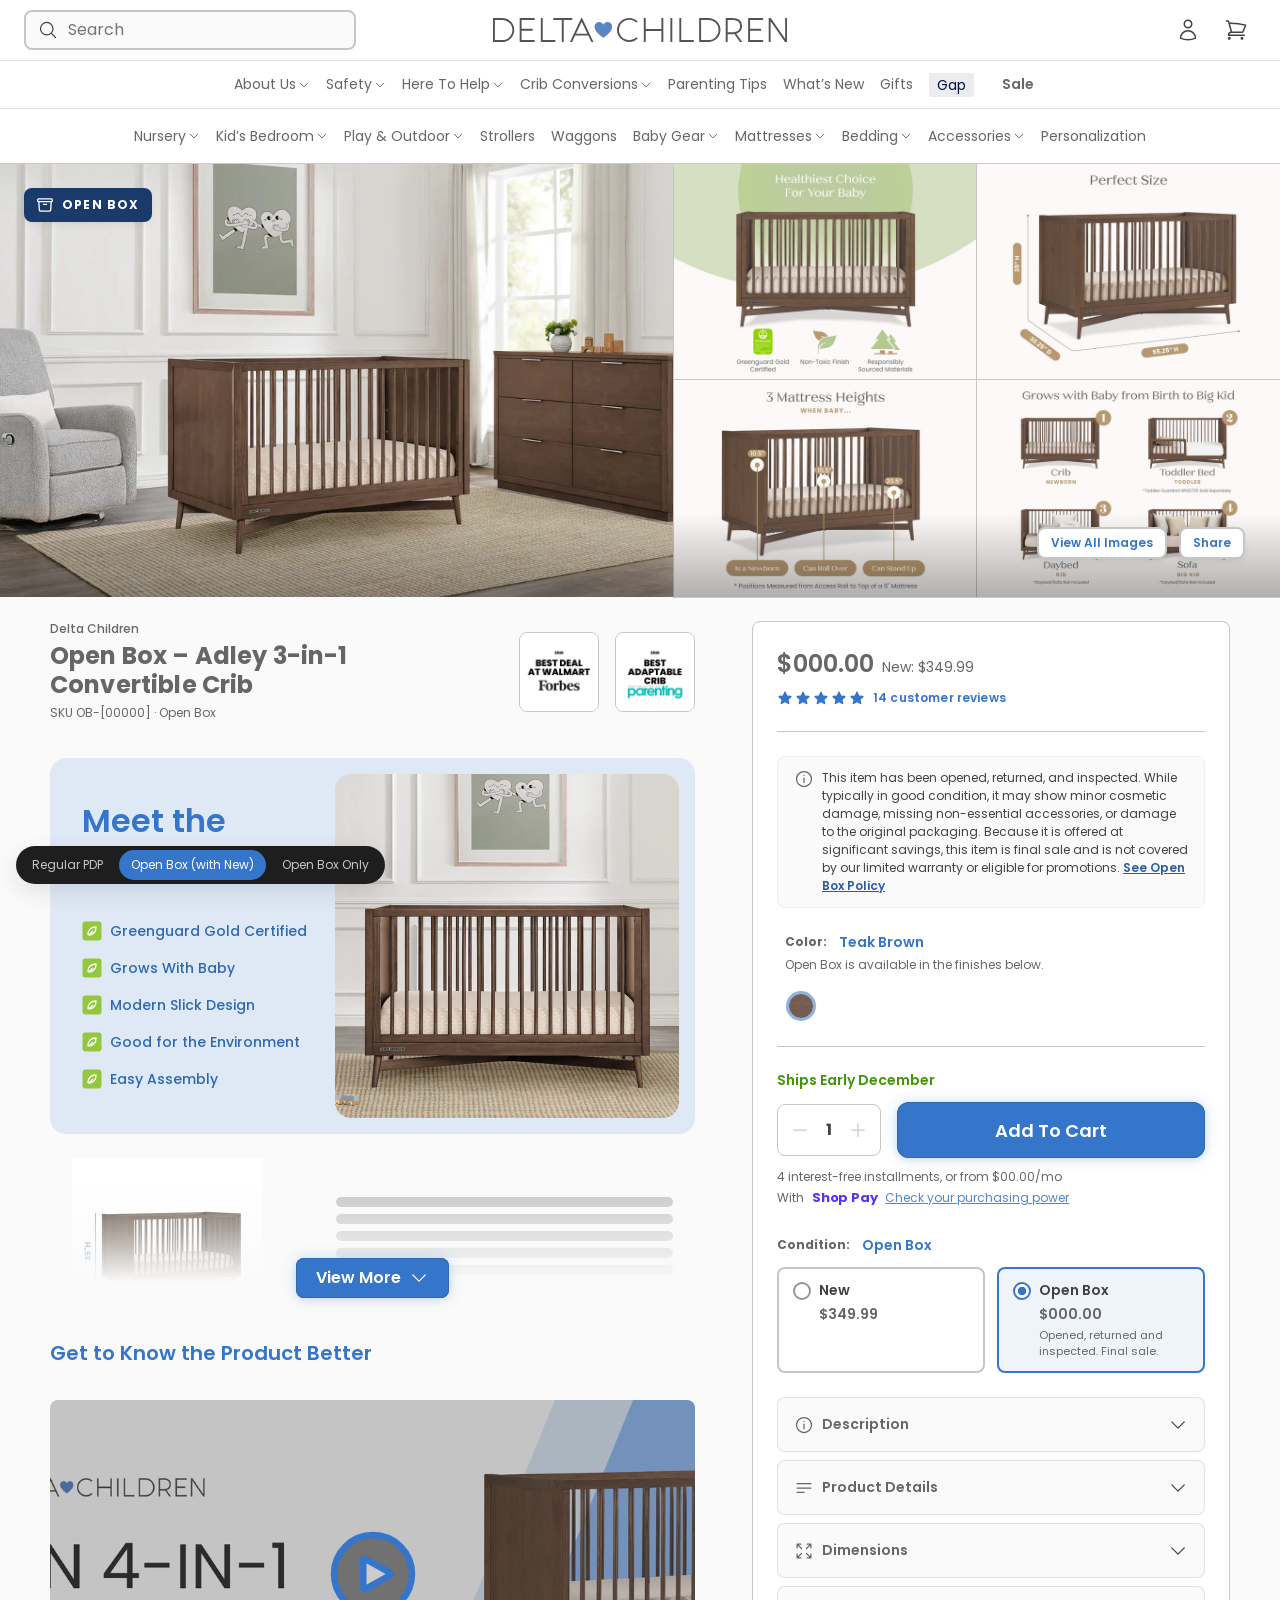
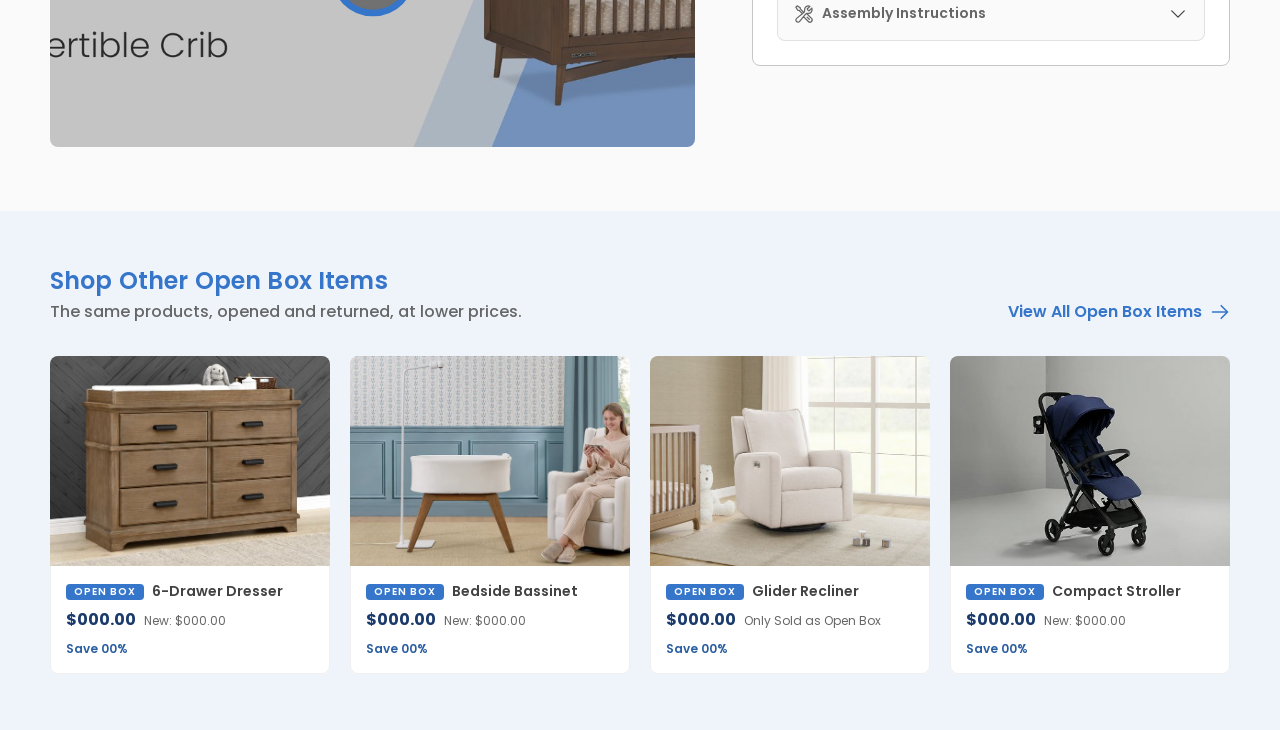
<file: open-box.html>
<!doctype html>
<html lang="en">
<head>
<meta charset="utf-8">
<meta name="viewport" content="width=device-width, initial-scale=1">
<title>Open Box – Adley 3-in-1 Convertible Crib | Delta Children (Prototype, Option C)</title>
<meta name="description" content="Prototype: Open Box product page template.">
<link rel="preconnect" href="https://fonts.googleapis.com">
<link rel="preconnect" href="https://fonts.gstatic.com" crossorigin>
<link rel="stylesheet" href="https://fonts.googleapis.com/css2?family=Poppins:wght@400;500;600;700&display=swap">
<link rel="stylesheet" href="assets/css/styles.css">
</head>
<body class="ob">

<!-- Icon sprite -->
<svg width="0" height="0" style="position:absolute" aria-hidden="true">
  <symbol id="i-search" viewBox="0 0 24 24"><path d="m21 21-5.197-5.197m0 0A7.5 7.5 0 1 0 5.196 5.196a7.5 7.5 0 0 0 10.607 10.607Z"/></symbol>
  <symbol id="i-user" viewBox="0 0 24 24"><path d="M15.75 6a3.75 3.75 0 1 1-7.5 0 3.75 3.75 0 0 1 7.5 0ZM4.501 20.118a7.5 7.5 0 0 1 14.998 0A17.933 17.933 0 0 1 12 21.75c-2.676 0-5.216-.584-7.499-1.632Z"/></symbol>
  <symbol id="i-cart" viewBox="0 0 24 24"><path d="M2.25 3h1.386c.51 0 .955.343 1.087.835l.383 1.437M7.5 14.25a3 3 0 0 0-3 3h15.75m-12.75-3h11.218c1.121-2.3 2.1-4.684 2.924-7.138a60.114 60.114 0 0 0-16.536-1.84M7.5 14.25 5.106 5.272M6 20.25a.75.75 0 1 1-1.5 0 .75.75 0 0 1 1.5 0Zm12.75 0a.75.75 0 1 1-1.5 0 .75.75 0 0 1 1.5 0Z"/></symbol>
  <symbol id="i-menu" viewBox="0 0 24 24"><path d="M3.75 6.75h16.5M3.75 12h16.5m-16.5 5.25h16.5"/></symbol>
  <symbol id="i-chev-down" viewBox="0 0 24 24"><path d="m19.5 8.25-7.5 7.5-7.5-7.5"/></symbol>
  <symbol id="i-chev-right" viewBox="0 0 24 24"><path d="m8.25 4.5 7.5 7.5-7.5 7.5"/></symbol>
  <symbol id="i-plus" viewBox="0 0 24 24"><path d="M12 4.5v15m7.5-7.5h-15"/></symbol>
  <symbol id="i-minus" viewBox="0 0 24 24"><path d="M19.5 12h-15"/></symbol>
  <symbol id="i-info" viewBox="0 0 24 24"><circle cx="12" cy="12" r="9"/><path d="M12 11v5.25"/><path d="M12 7.75h.01"/></symbol>
  <symbol id="i-lines" viewBox="0 0 24 24"><path d="M3.75 6.75h16.5M3.75 12h16.5M3.75 17.25H12"/></symbol>
  <symbol id="i-expand" viewBox="0 0 24 24"><path d="M3.75 3.75v4.5m0-4.5h4.5m-4.5 0L9 9M3.75 20.25v-4.5m0 4.5h4.5m-4.5 0L9 15M20.25 3.75h-4.5m4.5 0v4.5m0-4.5L15 9m5.25 11.25h-4.5m4.5 0v-4.5m0 4.5L15 15"/></symbol>
  <symbol id="i-wrench" viewBox="0 0 24 24"><path d="M11.42 15.17 17.25 21A2.652 2.652 0 0 0 21 17.25l-5.877-5.877M11.42 15.17l2.496-3.03c.317-.384.74-.626 1.208-.766M11.42 15.17l-4.655 5.653a2.548 2.548 0 1 1-3.586-3.586l6.837-5.63m5.108-.233c.55-.164 1.163-.188 1.743-.14a4.5 4.5 0 0 0 4.486-6.336l-3.276 3.277a3.004 3.004 0 0 1-2.25-2.25l3.276-3.276a4.5 4.5 0 0 0-6.336 4.486c.091 1.076-.071 2.264-.904 2.95l-.102.085m-1.745 1.437L5.909 7.5H4.5L2.25 3.75l1.5-1.5L7.5 4.5v1.409l4.26 4.26m-1.745 1.437 1.745-1.437m6.615 8.206L15.75 15.75"/></symbol>
  <symbol id="i-arrow" viewBox="0 0 24 24"><path d="M13.5 4.5 21 12m0 0-7.5 7.5M21 12H3"/></symbol>
  <symbol id="i-close" viewBox="0 0 24 24"><path d="M6 18 18 6M6 6l12 12"/></symbol>
  <symbol id="i-play" viewBox="0 0 24 24"><path d="M21 12a9 9 0 1 1-18 0 9 9 0 0 1 18 0Z"/><path d="M15.91 11.672a.375.375 0 0 1 0 .656l-5.603 3.113a.375.375 0 0 1-.557-.328V8.887c0-.286.307-.466.557-.327l5.603 3.112Z"/></symbol>
  <symbol id="i-star" viewBox="0 0 24 24"><path d="M10.788 3.21c.448-1.077 1.976-1.077 2.424 0l2.082 5.006 5.404.434c1.164.093 1.636 1.545.749 2.305l-4.117 3.527 1.257 5.273c.271 1.136-.964 2.033-1.96 1.425L12 18.354 7.373 21.18c-.996.608-2.231-.29-1.96-1.425l1.257-5.273-4.117-3.527c-.887-.76-.415-2.212.749-2.305l5.404-.434 2.082-5.005Z"/></symbol>
  <symbol id="i-box" viewBox="0 0 24 24"><path d="m20.25 7.5-.625 10.632a2.25 2.25 0 0 1-2.247 2.118H6.622a2.25 2.25 0 0 1-2.247-2.118L3.75 7.5M10 11.25h4M3.375 7.5h17.25c.621 0 1.125-.504 1.125-1.125v-1.5c0-.621-.504-1.125-1.125-1.125H3.375c-.621 0-1.125.504-1.125 1.125v1.5c0 .621.504 1.125 1.125 1.125Z"/></symbol>
  <symbol id="i-gg" viewBox="0 0 20 20"><rect x=".5" y=".5" width="19" height="19" rx="3" fill="#92c83e" stroke="none"/><path d="M6 13.5c0-4.5 3-7.5 8-7.5 0 5-3 8-7 8m0 0 3.5-3.5" fill="none" stroke="#fff" stroke-width="1.4"/></symbol>
</svg>

<header class="site-header">
  <div class="hdr-top">
    <button type="button" class="icon-btn only-mobile" aria-label="Menu"><svg class="icon"><use href="#i-menu"/></svg></button>
    <label class="hdr-search only-desktop">
      <svg class="icon"><use href="#i-search"/></svg>
      <input type="search" placeholder="Search" aria-label="Search">
    </label>
    <a class="hdr-logo" href="index.html" aria-label="Delta Children home"><img src="assets/img/logo.svg" alt="Delta Children" width="294" height="24"></a>
    <div class="hdr-actions">
      <button type="button" class="icon-btn only-mobile" aria-label="Search"><svg class="icon"><use href="#i-search"/></svg></button>
      <button type="button" class="icon-btn only-desktop" aria-label="Account"><svg class="icon"><use href="#i-user"/></svg></button>
      <button type="button" class="icon-btn" aria-label="Cart"><svg class="icon"><use href="#i-cart"/></svg></button>
    </div>
  </div>
  <nav class="hdr-nav" aria-label="Utility">
    <a href="#">About Us<svg class="icon chev"><use href="#i-chev-down"/></svg></a>
    <a href="#">Safety<svg class="icon chev"><use href="#i-chev-down"/></svg></a>
    <a href="#">Here To Help<svg class="icon chev"><use href="#i-chev-down"/></svg></a>
    <a href="#">Crib Conversions<svg class="icon chev"><use href="#i-chev-down"/></svg></a>
    <a href="#">Parenting Tips</a>
    <a href="#">What’s New</a>
    <a href="#">Gifts</a>
    <a href="#" class="nav-chip">Gap</a>
    <a href="#" class="btn btn-tertiary">Sale</a>
  </nav>
  <nav class="hdr-nav" aria-label="Categories">
    <a href="#">Nursery<svg class="icon chev"><use href="#i-chev-down"/></svg></a>
    <a href="#">Kid’s Bedroom<svg class="icon chev"><use href="#i-chev-down"/></svg></a>
    <a href="#">Play &amp; Outdoor<svg class="icon chev"><use href="#i-chev-down"/></svg></a>
    <a href="#">Strollers</a>
    <a href="#">Waggons</a>
    <a href="#">Baby Gear<svg class="icon chev"><use href="#i-chev-down"/></svg></a>
    <a href="#">Mattresses<svg class="icon chev"><use href="#i-chev-down"/></svg></a>
    <a href="#">Bedding<svg class="icon chev"><use href="#i-chev-down"/></svg></a>
    <a href="#">Accessories<svg class="icon chev"><use href="#i-chev-down"/></svg></a>
    <a href="#">Personalization</a>
  </nav>
</header>

<section class="gallery" aria-label="Product images">
  <span class="ob-photo-badge"><svg class="icon"><use href="#i-box"/></svg>Open Box</span>
  <div class="gallery-track">
    <img src="assets/img/pdp-main.jpg" alt="Adley crib in a nursery">
    <img src="assets/img/pdp-t1.jpg" alt="Healthiest choice for your baby">
    <img src="assets/img/pdp-t2.jpg" alt="Perfect size dimensions">
    <img src="assets/img/pdp-t3.jpg" alt="3 mattress heights">
    <img src="assets/img/pdp-t4.jpg" alt="Grows with baby from birth to big kid">
  </div>
  <div class="gallery-shade"></div>
  <div class="gallery-actions">
    <button type="button" class="btn-ghost-chip">View All Images</button>
    <button type="button" class="btn-ghost-chip">Share</button>
  </div>
  <div class="gallery-dots"></div>
</section>

<main class="pdp">
  <div class="pdp-head">
    <div>
      <p class="brand">Delta Children</p>
      <h1 class="title">Open Box – Adley 3-in-1 Convertible Crib</h1>
      <p class="sku">SKU OB-[00000] · Open Box</p>
    </div>
    <div class="awards">
      <img src="assets/img/pdp-award1.png" alt="2020 Best Deal at Walmart award">
      <img src="assets/img/pdp-award2.png" alt="2020 Best Adaptable Crib award">
    </div>
  </div>

  <aside class="pdp-panel panel" aria-label="Purchase options">
    <div class="price-row">
      <p class="price"><span class="price-now">$000.00</span> <span class="price-ref v1-only">New: $349.99</span></p>
      <span class="rating">
        <span class="stars" aria-label="5 out of 5 stars"><svg><use href="#i-star"/></svg><svg><use href="#i-star"/></svg><svg><use href="#i-star"/></svg><svg><use href="#i-star"/></svg><svg><use href="#i-star"/></svg></span>
        <a href="#">14 customer reviews</a>
      </span>
    </div>

    <hr>

    <div class="note" role="note">
      <svg class="icon"><use href="#i-info"/></svg>
      <p>This item has been opened, returned, and inspected. While typically in good condition, it may show minor cosmetic damage, missing non-essential accessories, or damage to the original packaging. Because it is offered at significant savings, this item is final sale and is not covered by our limited warranty or eligible for promotions. <a href="#">See Open Box Policy</a></p>
    </div>

    <div class="group">
      <div class="opt-label"><b>Color:</b><span>Teak Brown</span></div>
      <p class="note-small">Open Box is available in the finishes below.</p>
      <div class="swatches"><span class="swatch" aria-pressed="true"><img src="assets/img/pdp-sw1.jpg" alt="Teak Brown"></span></div>
    </div>

    <hr>

    <div class="buy">
      <p class="ships">Ships Early December</p>
      <div class="buy-row">
        <div class="qty" data-qty data-max="1">
          <button type="button" data-step="-1" aria-label="Decrease quantity"><svg class="icon"><use href="#i-minus"/></svg></button>
          <output aria-live="polite">1</output>
          <button type="button" data-step="1" aria-label="Increase quantity"><svg class="icon"><use href="#i-plus"/></svg></button>
        </div>
        <button type="button" class="btn btn-primary btn-xl">Add To Cart</button>
      </div>
      <div class="installments">
        <span>4 interest-free installments, or from $00.00/mo</span>
        <span>With <span class="shoppay">Shop Pay</span> <a href="#">Check your purchasing power</a></span>
      </div>
    </div>

    <!-- V1 / Option C: condition selector (Open Box selected) -->
    <fieldset class="cond v1-only">
      <legend><b>Condition:</b> <span>Open Box</span></legend>
      <div class="cond-grid">
        <label class="cond-opt" data-href="index.html">
          <input type="radio" name="condition" value="new">
          <span class="cond-name">New</span>
          <span class="cond-price">$349.99</span>
        </label>
        <label class="cond-opt is-selected">
          <input type="radio" name="condition" value="open-box" checked>
          <span class="cond-name">Open Box</span>
          <span class="cond-price">$000.00</span>
          <span class="cond-desc">Opened, returned and inspected. Final sale.</span>
        </label>
      </div>
    </fieldset>

    <!-- V2: Open Box only -->
    <div class="note v2-only" role="note">
      <svg class="icon"><use href="#i-info"/></svg>
      <p>This product is only available as Open Box. It’s no longer sold new.</p>
    </div>

    <div class="tabs">
      <details class="tab"><summary><span><svg class="icon"><use href="#i-info"/></svg>Description</span><svg class="icon tab-chev"><use href="#i-chev-down"/></svg></summary><p>[Product description]</p></details>
      <details class="tab"><summary><span><svg class="icon"><use href="#i-lines"/></svg>Product Details</span><svg class="icon tab-chev"><use href="#i-chev-down"/></svg></summary><p>[Product details]</p></details>
      <details class="tab"><summary><span><svg class="icon"><use href="#i-expand"/></svg>Dimensions</span><svg class="icon tab-chev"><use href="#i-chev-down"/></svg></summary><p>[Dimensions]</p></details>
      <details class="tab"><summary><span><svg class="icon"><use href="#i-wrench"/></svg>Assembly Instructions</span><svg class="icon tab-chev"><use href="#i-chev-down"/></svg></summary><p>[Assembly instructions]</p></details>
    </div>
  </aside>

  <div class="pdp-content">
    <section class="features-wrap" aria-label="Main features">
      <div class="features">
        <div class="features-inner">
          <div class="features-text">
            <h2>Meet the Dylan</h2>
            <ul>
              <li><svg class="icon"><use href="#i-gg"/></svg>Greenguard Gold Certified</li>
              <li><svg class="icon"><use href="#i-gg"/></svg>Grows With Baby</li>
              <li><svg class="icon"><use href="#i-gg"/></svg>Modern Slick Design</li>
              <li><svg class="icon"><use href="#i-gg"/></svg>Good for the Environment</li>
              <li><svg class="icon"><use href="#i-gg"/></svg>Easy Assembly</li>
            </ul>
          </div>
          <img class="features-img" src="assets/img/pdp-feature.jpg" alt="Dylan crib in a nursery">
        </div>
      </div>
      <div class="features-more">
        <div class="callout-peek" aria-hidden="true">
          <div class="callout-peek-row">
            <img src="assets/img/pdp-callout1.jpg" alt="">
            <div class="callout-lines"><i></i><i></i><i></i><i></i><i></i><i></i><i></i></div>
          </div>
        </div>
        <a href="#" class="btn btn-primary">View More<svg class="icon"><use href="#i-chev-down"/></svg></a>
      </div>
    </section>

    <section class="video" aria-label="Product video">
      <h2>Get to Know the Product Better</h2>
      <div class="video-frame">
        <img src="assets/img/pdp-video.jpg" alt="Dylan 4-in-1 convertible crib video">
        <button type="button" class="play" aria-label="Play video"><svg><use href="#i-play"/></svg></button>
      </div>
    </section>
  </div>
</main>

<!-- Shop other Open Box items (AC4) -->
<section class="ob-more" aria-labelledby="ob-more-title">
  <div class="ob-more-inner">
    <div class="ob-more-head">
      <div>
        <h2 id="ob-more-title">Shop Other Open Box Items</h2>
        <p>The same products, opened and returned, at lower prices.</p>
      </div>
      <a class="view-all" href="#">View All Open Box Items<svg class="icon"><use href="#i-arrow"/></svg></a>
    </div>
    <div class="ob-grid">
      <a class="pcard" href="#"><img src="assets/img/ob-dresser.jpg" alt=""><span class="pcard-body"><span class="pcard-name"><span class="badge">Open Box</span>6-Drawer Dresser</span><span class="pcard-price"><b>$000.00</b><small>New: $000.00</small></span><span class="pcard-save">Save 00%</span></span></a>
      <a class="pcard" href="#"><img src="assets/img/ob-bassinet.jpg" alt=""><span class="pcard-body"><span class="pcard-name"><span class="badge">Open Box</span>Bedside Bassinet</span><span class="pcard-price"><b>$000.00</b><small>New: $000.00</small></span><span class="pcard-save">Save 00%</span></span></a>
      <a class="pcard" href="#"><img src="assets/img/ob-glider.jpg" alt=""><span class="pcard-body"><span class="pcard-name"><span class="badge">Open Box</span>Glider Recliner</span><span class="pcard-price"><b>$000.00</b><small>Only Sold as Open Box</small></span><span class="pcard-save">Save 00%</span></span></a>
      <a class="pcard" href="#"><img src="assets/img/ob-stroller.jpg" alt=""><span class="pcard-body"><span class="pcard-name"><span class="badge">Open Box</span>Compact Stroller</span><span class="pcard-price"><b>$000.00</b><small>New: $000.00</small></span><span class="pcard-save">Save 00%</span></span></a>
    </div>
    <a class="view-all-btn" href="#">View All Open Box Items<svg class="icon"><use href="#i-arrow"/></svg></a>
  </div>
</section>

<nav class="proto-switch" aria-label="Prototype pages">
  <a href="index.html">Regular PDP</a>
  <a href="open-box.html" data-variant-link="v1">Open Box (with New)</a>
  <a href="open-box.html?variant=open-box-only" data-variant-link="v2">Open Box Only</a>
</nav>

<script src="assets/js/main.js"></script>
</body>
</html>
</file>
<file: assets/css/styles.css>
/* ==========================================================
   Delta Children — PDP + Open Box prototype
   Tokens follow the Delta Children Design System.
   Breakpoint: < 1024px = mobile/tablet layout.
   ========================================================== */

:root {
  --lb-10: #eff4fb;
  --lb-20: #dfe9f6;
  --lb-40: #aec8ea;
  --lb-50: #8eb2e1;
  --lb-70: #4e86d0;
  --lb-80: #3575ca;   /* action blue */
  --lb-90: #2f68b1;
  --lb-100: #2b5ea1;
  --lb-ink: #1a3a6c;

  --white: #ffffff;
  --gray-50: #fafafa;
  --gray-100: #efefef;
  --gray-300: #c6c6c6;
  --gray-500: #868686;
  --gray-600: #666666;
  --gray-700: #424242;
  --gray-900: #1e1e1e;
  --ship-green: #409606;
  --pay-purple: #5a31f4;

  --font: "Poppins", -apple-system, BlinkMacSystemFont, "Segoe UI", sans-serif;
  --radius: 8px;
  --shadow-ambient: 0 3.4px 10px rgba(0,0,0,.035), 0 1.8px 5.3px rgba(0,0,0,.028), 0 .75px 2.2px rgba(0,0,0,.02);
  --shadow-primary: 0 0 15px rgba(0,106,255,.2), var(--shadow-ambient);
  --shadow-hover: 0 8px 24px rgba(0,0,0,.1);
  --ease: cubic-bezier(.4,0,.2,1);
}

*, *::before, *::after { box-sizing: border-box; }
html { -webkit-text-size-adjust: 100%; }
body { margin: 0; font-family: var(--font); color: var(--gray-600); background: var(--gray-50); line-height: 1.5; }
img { display: block; max-width: 100%; }
a { color: var(--lb-80); }
a:hover { color: var(--lb-90); }
h1, h2, h3, p { margin: 0; }
button { font-family: inherit; }
.sr-only { position: absolute; width: 1px; height: 1px; padding: 0; margin: -1px; overflow: hidden; clip: rect(0 0 0 0); white-space: nowrap; border: 0; }
.icon { width: 20px; height: 20px; flex: none; fill: none; stroke: currentColor; stroke-width: 1.5; stroke-linecap: round; stroke-linejoin: round; }
:focus-visible { outline: 3px solid var(--lb-80); outline-offset: 2px; }

/* ---------- Buttons ---------- */
.btn { display: inline-flex; align-items: center; justify-content: center; gap: 8px; border: 0; border-radius: var(--radius); cursor: pointer; font: 600 16px/1.5 var(--font); text-decoration: none; white-space: nowrap; transition: background-color 200ms var(--ease), box-shadow 200ms var(--ease), transform 120ms var(--ease); }
.btn:active { transform: translateY(1px); }
.btn-primary { background: var(--lb-80); color: var(--white); box-shadow: inset 0 0 0 1px var(--lb-90), var(--shadow-primary); padding: 8px 20px; min-height: 40px; }
.btn-primary:hover { background: var(--lb-90); color: var(--white); }
.btn-secondary { background: var(--white); color: var(--lb-80); box-shadow: inset 0 0 0 2px var(--lb-80); padding: 6px 14px; min-height: 32px; font-size: 14px; }
.btn-secondary:hover { background: var(--lb-10); }
.btn-tertiary { background: none; color: var(--lb-80); padding: 6px 12px; font-size: 14px; }
.btn-tertiary:hover { text-decoration: underline; }
.btn-xl { min-height: 56px; padding: 12px 20px; font-size: 18px; border-radius: 12px; }
.btn-block { width: 100%; }
.btn-ghost-chip { height: 32px; padding: 0 12px; background: var(--white); border: 2px solid var(--gray-300); border-radius: var(--radius); box-shadow: var(--shadow-ambient); color: var(--lb-80); font: 600 12px/1 var(--font); cursor: pointer; }
.icon-btn { width: 40px; height: 40px; display: inline-flex; align-items: center; justify-content: center; border: 0; border-radius: 999px; background: transparent; color: var(--gray-700); cursor: pointer; }
.icon-btn:hover { background: var(--gray-100); }
.icon-btn .icon { width: 24px; height: 24px; }

/* ---------- Header ---------- */
.site-header { background: var(--white); position: relative; z-index: 20; }
.hdr-top { position: relative; height: 60px; display: flex; align-items: center; justify-content: space-between; padding: 0 24px; }
.hdr-search { width: 332px; height: 40px; display: flex; align-items: center; gap: 8px; padding: 0 12px; background: var(--gray-50); border: 2px solid var(--gray-300); border-radius: var(--radius); color: var(--gray-700); }
.hdr-search input { flex: 1; min-width: 0; border: 0; background: transparent; font: 400 16px/1.5 var(--font); color: var(--gray-700); outline: none; }
.hdr-logo { position: absolute; left: 50%; top: 50%; transform: translate(-50%, -50%); display: block; }
.hdr-logo img { width: 294px; height: auto; }
.hdr-actions { display: flex; gap: 8px; }
.only-mobile { display: none !important; }
.hdr-nav { height: 48px; border-top: 1px solid rgba(0,0,0,.12); display: flex; align-items: center; justify-content: center; gap: 16px; flex-wrap: wrap; font-size: 14px; }
.hdr-nav + .hdr-nav { height: 56px; border-bottom: 1px solid rgba(0,0,0,.2); }
.hdr-nav a { color: var(--gray-600); text-decoration: none; display: inline-flex; align-items: center; gap: 2px; }
.hdr-nav a:hover { color: var(--lb-80); }
.hdr-nav .chev { width: 12px; height: 12px; stroke-width: 2; }
.nav-chip { padding: 5px 8px; border-radius: 2px; background: rgba(0,14,66,.08); color: #000e42 !important; line-height: 14px; }

/* ---------- Gallery ---------- */
.gallery { position: relative; background: #d9d9d9; }
.gallery-track { display: grid; grid-template-columns: 52.65fr 23.675fr 23.675fr; grid-template-rows: 1fr 1fr; aspect-ratio: 1360 / 459; max-height: 520px; width: 100%; }
.gallery-track img { width: 100%; height: 100%; object-fit: cover; outline: .5px solid var(--gray-300); outline-offset: -.5px; }
.gallery-track img:first-child { grid-row: 1 / span 2; outline: 0; }
.gallery-shade { position: absolute; left: 0; right: 0; bottom: 0; height: 84px; background: linear-gradient(to bottom, rgba(0,0,0,0), rgba(0,0,0,.3)); pointer-events: none; }
.gallery-actions { position: absolute; right: 35px; bottom: 38px; display: flex; gap: 12px; }
.gallery-dots { display: none; }
.ob-photo-badge { position: absolute; left: 24px; top: 24px; z-index: 2; display: flex; align-items: center; gap: 8px; padding: 8px 12px; background: var(--lb-ink); color: var(--white); border-radius: var(--radius); box-shadow: var(--shadow-ambient); font: 700 12px/1.4 var(--font); letter-spacing: .1em; text-transform: uppercase; }
.ob-photo-badge .icon { width: 18px; height: 18px; stroke-width: 1.75; }

/* ---------- PDP layout ---------- */
.pdp { max-width: 1360px; margin: 24px auto 0; padding: 0 50px; display: grid; grid-template-columns: minmax(0, 1fr) 478px; column-gap: 57px; grid-template-areas: "head panel" "content panel"; align-items: start; }
.pdp-head { grid-area: head; display: flex; align-items: center; justify-content: space-between; gap: 24px; min-height: 80px; }
.pdp-panel { grid-area: panel; }
.pdp-content { grid-area: content; display: flex; flex-direction: column; gap: 40px; padding: 36px 0 64px; min-width: 0; }

.brand { font-size: 12px; font-weight: 500; line-height: 1.4; }
.title { font-size: 24px; font-weight: 700; line-height: 1.2; letter-spacing: .15px; color: var(--gray-600); margin-top: 4px; }
.sku { font-size: 12px; line-height: 1.4; margin-top: 6px; }
.awards { display: flex; gap: 16px; flex: none; }
.awards img { width: 80px; height: 80px; border: 1px solid var(--gray-300); border-radius: var(--radius); background: var(--white); object-fit: cover; }

/* ---------- Purchase panel ---------- */
.panel { background: var(--white); border: 1px solid var(--gray-300); border-radius: var(--radius); padding: 24px; display: flex; flex-direction: column; gap: 24px; }
.panel hr { margin: 0; border: 0; border-top: 1px solid var(--gray-300); }
.price-row { display: flex; align-items: center; justify-content: space-between; flex-wrap: wrap; gap: 8px 12px; }
.price { display: flex; align-items: baseline; flex-wrap: wrap; gap: 8px; }
.price-now { font-size: 20px; font-weight: 600; line-height: 1.5; color: var(--gray-600); }
.price-was { font-size: 14px; color: var(--gray-500); }
.price-ref { font-size: 14px; color: var(--gray-600); }
.ob .price-now { font-size: 24px; }
.rating { display: inline-flex; align-items: center; gap: 8px; }
.stars { display: inline-flex; gap: 2px; color: var(--lb-80); }
.stars svg { width: 16px; height: 16px; fill: currentColor; }
.rating a { font-size: 12px; font-weight: 600; line-height: 1.4; letter-spacing: .15px; text-decoration: none; }

.opt-label { display: flex; align-items: center; gap: 12px; }
.opt-label b { font-size: 12px; line-height: 1.4; }
.opt-label span { font-size: 14px; font-weight: 600; color: var(--lb-80); }
.group { display: flex; flex-direction: column; gap: 16px; padding: 0 8px; }
.swatches { display: flex; gap: 8px; }
.swatch { width: 32px; height: 32px; padding: 0; border: 0; background: none; display: flex; align-items: center; justify-content: center; cursor: pointer; border-radius: 999px; }
.swatch img { width: 20px; height: 20px; border-radius: 999px; object-fit: cover; transition: all 150ms var(--ease); }
.swatch[aria-pressed="true"] img { width: 24px; height: 24px; box-shadow: 0 0 0 3px var(--lb-50); }
.note-small { font-size: 12px; line-height: 1.4; margin-top: -12px; }

.upsells { display: flex; flex-direction: column; gap: 12px; }
.upsell { width: 100%; display: flex; align-items: center; gap: 16px; padding: 12px 16px; background: var(--white); border: 2px solid var(--gray-300); border-radius: var(--radius); font-family: var(--font); text-align: left; cursor: pointer; transition: border-color 150ms var(--ease); }
.upsell:hover { border-color: var(--lb-40); }
.upsell-main { flex: 1; min-width: 0; display: flex; align-items: center; justify-content: space-between; gap: 16px; flex-wrap: wrap; }
.upsell-name { display: flex; flex-direction: column; gap: 2px; }
.upsell-name strong { font-size: 12px; font-weight: 600; line-height: 1.5; letter-spacing: .15px; color: var(--gray-600); }
.upsell-name small { font-size: 10px; line-height: 1.5; letter-spacing: .15px; color: var(--gray-600); }
.upsell-price { display: flex; align-items: center; gap: 4px; font-size: 14px; line-height: 1.4; letter-spacing: .15px; color: var(--lb-80); }
.upsell-price b { font-weight: 700; }
.upsell-price s { font-size: 12px; color: var(--gray-600); margin-left: 2px; }
.upsell .icon { color: var(--gray-700); }

.warranty { display: flex; align-items: center; justify-content: space-between; gap: 16px; padding: 12px; background: var(--lb-10); border: 2px solid var(--lb-40); border-radius: var(--radius); }
.warranty-txt { display: flex; flex-direction: column; gap: 4px; max-width: 160px; }
.warranty-txt .eyebrow { font-size: 10px; font-weight: 700; line-height: 1.4; color: var(--lb-100); text-transform: uppercase; white-space: nowrap; }
.warranty-txt strong { font-size: 12px; font-weight: 600; line-height: 1.5; letter-spacing: .15px; }
.warranty-txt .wp { font-size: 14px; font-weight: 700; color: var(--lb-90); }
.warranty-txt .wp s { font-size: 12px; font-weight: 400; color: var(--gray-600); margin-left: 4px; }
.warranty .icon { width: 16px; height: 16px; stroke-width: 2; }

.buy { display: flex; flex-direction: column; gap: 12px; }
.ships { font-size: 14px; font-weight: 600; line-height: 1.4; color: var(--ship-green); }
.buy-row { display: flex; align-items: center; gap: 16px; }
.qty { display: inline-flex; align-items: center; justify-content: space-between; width: 104px; height: 52px; flex: none; padding: 0 6px; background: var(--white); border: 1.5px solid var(--gray-300); border-radius: var(--radius); }
.qty button { width: 32px; height: 32px; border: 0; background: none; color: var(--gray-700); cursor: pointer; display: flex; align-items: center; justify-content: center; border-radius: 4px; }
.qty button:hover { background: var(--gray-100); }
.qty button:disabled { color: var(--gray-300); cursor: not-allowed; background: none; }
.qty output { font-weight: 700; font-size: 16px; color: var(--gray-700); min-width: 20px; text-align: center; }
.buy-row .btn-xl { flex: 1; }
.installments { display: flex; flex-direction: column; gap: 4px; font-size: 12px; line-height: 1.2; }
.installments span { display: flex; align-items: center; gap: 8px; flex-wrap: wrap; }
.shoppay { font-size: 13px; font-weight: 700; color: var(--pay-purple); letter-spacing: -.2px; }
.installments a { color: var(--lb-70); line-height: 1.6; }

/* Other options divider */
.or-divider { display: flex; align-items: center; gap: 12px; font-size: 12px; line-height: 1.4; color: var(--gray-600); }
.or-divider::before, .or-divider::after { content: ""; flex: 1; height: 1px; background: var(--gray-300); }

/* ---------- Open Box button (AC1) ---------- */
.ob-card { position: relative; display: flex; align-items: center; gap: 16px; padding: 16px 20px; background: var(--white); border: 2px solid var(--lb-90); border-radius: var(--radius); box-shadow: 0 0 16px rgba(0,106,255,.12), 0 2px 6px rgba(53,117,202,.06); transition: background-color 200ms var(--ease), border-color 200ms var(--ease), box-shadow 200ms var(--ease); }
.ob-card:hover { background: var(--lb-10); border-color: var(--lb-100); box-shadow: 0 0 24px rgba(0,106,255,.2), 0 6px 16px rgba(53,117,202,.1); }
.ob-card:hover .ob-title { text-decoration: underline; color: var(--gray-700); }
.ob-card:hover .ob-chev { transform: translateX(2px); }
.ob-card:active { transform: translateY(1px); }
.ob-card:has(.ob-link:focus-visible) { outline: 3px solid var(--lb-80); outline-offset: 3px; }
.ob-link { position: absolute; inset: 0; z-index: 1; border-radius: 6px; }
.ob-link:focus-visible { outline: none; }
.ob-main { flex: 1; min-width: 0; display: flex; flex-direction: column; gap: 2px; }
.ob-eyebrow { font-size: 11px; font-weight: 700; line-height: 1.4; letter-spacing: .02em; text-transform: uppercase; color: var(--lb-100); }
.ob-title-row { display: flex; align-items: center; gap: 6px; }
.ob-title { font-size: 18px; font-weight: 600; line-height: 1.3; color: var(--gray-600); }
.ob-side { display: flex; flex-direction: column; align-items: flex-end; gap: 2px; }
.ob-price { font-size: 18px; font-weight: 600; line-height: 1.3; color: var(--lb-100); }
.ob-save { font-size: 11px; font-weight: 700; line-height: 1.4; letter-spacing: .02em; text-transform: uppercase; color: var(--lb-90); }
.ob-chev { color: var(--lb-90); stroke-width: 2; transition: transform 200ms var(--ease); }

.ob-info-wrap { position: relative; z-index: 2; display: inline-flex; }
.ob-info { width: 28px; height: 28px; margin: -4px 0; padding: 0; border: 0; border-radius: 999px; background: transparent; color: var(--gray-600); cursor: pointer; display: flex; align-items: center; justify-content: center; }
.ob-info:hover, .ob-info:focus-visible, .ob-info[aria-expanded="true"] { background: var(--white); color: var(--lb-100); box-shadow: 0 0 0 2px var(--lb-80); outline: none; }
.ob-tip { position: absolute; z-index: 3; bottom: calc(100% + 10px); left: 50%; transform: translateX(-50%); width: 240px; padding: 8px 16px 12px; border-radius: var(--radius); background: var(--gray-700); color: var(--white); font-size: 13px; line-height: 1.5; letter-spacing: .01em; box-shadow: var(--shadow-ambient); opacity: 0; visibility: hidden; transition: opacity 120ms var(--ease); pointer-events: none; }
.ob-tip::after { content: ""; position: absolute; top: 100%; left: 50%; margin-left: -5px; border-style: solid; border-width: 6px 5px 0 5px; border-color: var(--gray-700) transparent transparent transparent; }
.ob-tip-head { display: none; }
.ob-info-wrap:hover .ob-tip, .ob-info:focus-visible + .ob-tip, .ob-info[aria-expanded="true"] + .ob-tip { opacity: 1; visibility: visible; pointer-events: auto; }
.ob-see-all { align-self: center; font-size: 12px; line-height: 1.4; color: var(--gray-600); text-decoration: underline; text-underline-offset: 2px; }
.ob-see-all:hover { color: var(--gray-700); }

/* ---------- Open Box PDP pieces ---------- */
.note { display: flex; align-items: flex-start; gap: 8px; padding: 12px 16px; background: var(--gray-50); border: 1px solid var(--gray-100); border-radius: var(--radius); font-size: 12px; line-height: 1.5; color: var(--gray-700); }
.note .icon { color: var(--gray-600); }
.note a { font-weight: 600; color: var(--lb-100); }
.buy-new { display: flex; flex-direction: column; gap: 8px; }
.btn-buy-new { height: 48px; padding: 0 16px; display: flex; align-items: center; justify-content: space-between; background: var(--white); border: 2px solid var(--lb-80); border-radius: var(--radius); color: var(--lb-80); font-size: 16px; font-weight: 600; text-decoration: none; transition: background-color 200ms var(--ease); }
.btn-buy-new:hover { background: var(--lb-10); }
.btn-buy-new span { display: flex; align-items: center; gap: 8px; }
.btn-buy-new .icon { stroke-width: 2; }
body:not(.v2) .v2-only { display: none !important; }
body.v2 .v1-only { display: none !important; }

/* ---------- Info tabs (accordion) ---------- */
.tabs { display: flex; flex-direction: column; gap: 8px; }
.tab { background: var(--gray-50); border: 1px solid rgba(0,0,0,.1); border-radius: var(--radius); overflow: hidden; }
.tab summary { list-style: none; display: flex; align-items: center; justify-content: space-between; padding: 16px; cursor: pointer; color: var(--gray-700); }
.tab summary::-webkit-details-marker { display: none; }
.tab summary span { display: flex; align-items: center; gap: 8px; font-size: 14px; font-weight: 600; color: var(--gray-600); }
.tab .tab-chev { transition: transform 200ms var(--ease); }
.tab[open] .tab-chev { transform: rotate(180deg); }
.tab p { padding: 0 16px 16px 44px; font-size: 14px; color: var(--gray-700); }

/* ---------- Content sections ---------- */
.features { background: var(--lb-20); border-radius: 16px; padding: 16px; }
.features-inner { display: flex; align-items: center; gap: 16px; padding-left: 16px; }
.features-text { flex: 1; display: flex; flex-direction: column; gap: 42px; }
.features h2 { font-size: 32px; font-weight: 600; line-height: 1.2; color: var(--lb-80); }
.features ul { margin: 0; padding: 0; list-style: none; display: flex; flex-direction: column; gap: 16px; font-size: 14px; font-weight: 500; color: var(--lb-90); }
.features li { display: flex; align-items: center; gap: 8px; }
.features-img { width: 344px; aspect-ratio: 1; border-radius: 16px; object-fit: cover; flex: none; }
.features-more { margin-top: 24px; display: flex; flex-direction: column; align-items: center; }
.callout-peek { position: relative; width: 100%; height: 124px; overflow: hidden; margin-bottom: -24px; }
.callout-peek-row { display: flex; align-items: center; justify-content: center; gap: 74px; height: 190px; }
.callout-peek img { width: 190px; height: 190px; object-fit: cover; }
.callout-lines { width: 337px; display: flex; flex-direction: column; gap: 7px; }
.callout-lines i { height: 10px; border-radius: 5px; background: var(--gray-300); }
.callout-lines i:last-child { width: 49%; }
.callout-peek::after { content: ""; position: absolute; left: 0; right: 0; top: 24px; height: 100px; background: linear-gradient(to bottom, rgba(239,244,251,0), var(--gray-50)); }
.features-wrap { display: flex; flex-direction: column; }
.features-wrap .btn { position: relative; z-index: 1; }

.video h2 { font-size: 20px; font-weight: 600; line-height: 1.5; color: var(--lb-80); margin-bottom: 32px; }
.video-frame { position: relative; border-radius: var(--radius); overflow: hidden; aspect-ratio: 725 / 390; }
.video-frame img { width: 100%; height: 100%; object-fit: cover; }
.video-frame::after { content: ""; position: absolute; inset: 0; background: rgba(0,0,0,.2); pointer-events: none; }
.play { position: absolute; z-index: 1; left: 50%; top: 50%; transform: translate(-50%, -50%); width: 104px; height: 104px; padding: 0; border: 0; background: none; color: var(--lb-80); cursor: pointer; }
.play svg { width: 104px; height: 104px; fill: none; stroke: currentColor; stroke-width: 1.5; }

.shoppable { background: var(--lb-20); border-radius: 16px; padding: 24px 0; display: flex; flex-direction: column; align-items: center; gap: 24px; text-align: center; }
.shoppable h2 { font-size: 24px; font-weight: 600; line-height: 1.2; letter-spacing: .15px; color: var(--lb-80); }
.shoppable .sub { font-size: 16px; font-weight: 500; padding: 0 16px; }
.shop-img { position: relative; width: 100%; background: var(--lb-10); }
.shop-img img { width: 100%; aspect-ratio: 725 / 372; object-fit: cover; }
.hotspot { position: absolute; width: 32px; height: 32px; padding: 0; display: flex; align-items: center; justify-content: center; background: var(--white); border: 1px solid var(--lb-80); border-radius: 999px; box-shadow: 0 0 4px rgba(0,0,0,.25); color: var(--gray-700); cursor: pointer; transform: translate(-50%, -50%); }
.hotspot .icon { width: 16px; height: 16px; stroke-width: 2; }
.shop-cta { display: flex; align-items: center; gap: 24px; flex-wrap: wrap; justify-content: center; padding: 0 16px; }
.shop-cta span { font-size: 16px; font-weight: 500; color: var(--lb-70); }

/* ---------- Shop other Open Box items (AC4) ---------- */
.ob-more { background: var(--lb-10); padding: 56px 50px; }
.ob-more-inner { max-width: 1260px; margin: 0 auto; display: flex; flex-direction: column; gap: 32px; }
.ob-more-head { display: flex; align-items: flex-end; justify-content: space-between; gap: 24px; flex-wrap: wrap; }
.ob-more h2 { font-size: 24px; font-weight: 600; line-height: 1.2; letter-spacing: .15px; color: var(--lb-80); }
.ob-more-head p { font-size: 16px; font-weight: 500; margin-top: 4px; }
.view-all { display: inline-flex; align-items: center; gap: 8px; font-size: 16px; font-weight: 600; text-decoration: none; }
.view-all .icon { stroke-width: 2; }
.ob-grid { display: grid; grid-template-columns: repeat(4, minmax(0, 1fr)); gap: 20px; }
.pcard { display: flex; flex-direction: column; background: var(--white); border-radius: var(--radius); overflow: hidden; box-shadow: inset 0 0 0 1px var(--gray-100); text-decoration: none; transition: transform 200ms var(--ease), box-shadow 200ms var(--ease); }
.pcard:hover { transform: translateY(-2px); box-shadow: inset 0 0 0 1px var(--gray-100), var(--shadow-hover); }
.pcard img { width: 100%; aspect-ratio: 4 / 3; object-fit: cover; }
.pcard-body { padding: 16px; display: flex; flex-direction: column; gap: 8px; }
.pcard-name { display: flex; align-items: center; flex-wrap: wrap; gap: 8px; font-size: 14px; font-weight: 600; line-height: 1.4; color: var(--gray-700); }
.badge { display: inline-flex; align-items: center; padding: 3px 8px; border-radius: 4px; background: var(--lb-80); color: var(--white); font-size: 10px; font-weight: 600; line-height: 1; letter-spacing: .1em; text-transform: uppercase; white-space: nowrap; }
.pcard-price { display: flex; align-items: baseline; gap: 8px; flex-wrap: wrap; }
.pcard-price b { font-size: 16px; line-height: 1.4; color: var(--lb-ink); }
.pcard-price small { font-size: 12px; color: var(--gray-600); }
.pcard-save { font-size: 12px; font-weight: 600; color: var(--lb-100); }
.view-all-btn { display: none; }

/* ---------- Option C: condition selector (New / Open Box) ---------- */
.cond { border: 0; margin: 4px 0 0; padding: 0; min-width: 0; }
.cond legend { padding: 0; margin-bottom: 12px; display: flex; align-items: center; gap: 12px; }
.cond legend b { font-size: 12px; line-height: 1.4; color: var(--gray-600); }
.cond legend span { font-size: 14px; font-weight: 600; line-height: 1.4; color: var(--lb-80); }
.cond-grid { display: grid; grid-template-columns: repeat(2, minmax(0, 1fr)); gap: 12px; }
.cond-opt { display: grid; grid-template-columns: 18px minmax(0, 1fr); column-gap: 8px; row-gap: 4px; align-content: start; padding: 12px 14px; background: var(--white); border: 2px solid var(--gray-300); border-radius: var(--radius); cursor: pointer; transition: border-color 150ms var(--ease), background-color 150ms var(--ease); }
.cond-opt:not(.is-selected):hover { border-color: var(--lb-50); background: var(--gray-50); }
.cond-opt.is-selected { background: var(--lb-10); border-color: var(--lb-80); cursor: default; }
.cond-opt input { appearance: none; -webkit-appearance: none; margin: 0; width: 18px; height: 18px; align-self: center; border: 2px solid #959595; border-radius: 999px; background: var(--white); cursor: pointer; }
.cond-opt input:checked { border-color: var(--lb-80); background: radial-gradient(circle, var(--lb-80) 0 4px, var(--white) 4.5px); }
.cond-opt input:focus-visible { outline: 3px solid var(--lb-80); outline-offset: 2px; }
.cond-name { font-size: 14px; font-weight: 600; line-height: 1.4; color: var(--gray-700); }
.cond-price { grid-column: 2; font-size: 14px; font-weight: 600; line-height: 1.4; color: var(--gray-600); }
.cond-desc { grid-column: 2; font-size: 11px; line-height: 1.4; color: var(--gray-600); }
.cond-opt.is-loading { opacity: .7; pointer-events: none; }
@media (max-width: 1023px) {
  .cond-opt { padding: 12px; }
  .cond-desc { grid-column: 1 / -1; }
}

/* ---------- Prototype switch ---------- */
.proto-switch { position: fixed; left: 16px; bottom: 16px; z-index: 50; display: flex; gap: 4px; padding: 4px; background: var(--gray-900); border-radius: 999px; box-shadow: var(--shadow-hover); font-size: 12px; }
.proto-switch a { padding: 6px 12px; border-radius: 999px; color: #fff; text-decoration: none; opacity: .75; white-space: nowrap; }
.proto-switch a[aria-current="page"] { background: var(--lb-80); opacity: 1; }

/* ==========================================================
   Mobile / tablet (< 1024px)
   ========================================================== */
@media (max-width: 1023px) {
  body { background: var(--white); }
  .only-desktop { display: none !important; }
  .only-mobile { display: inline-flex !important; }
  .hdr-top { height: 48px; padding: 0 8px; border-bottom: 1px solid rgba(0,0,0,.2); }
  .hdr-logo img { width: 165px; }
  .hdr-nav { display: none; }

  .gallery-track { display: flex; overflow-x: auto; scroll-snap-type: x mandatory; aspect-ratio: auto; max-height: none; scrollbar-width: none; }
  .gallery-track::-webkit-scrollbar { display: none; }
  .gallery-track img { flex: none; width: 100%; aspect-ratio: 375 / 318; max-height: 60vh; scroll-snap-align: start; outline: 0; }
  .gallery-shade, .gallery-actions { display: none; }
  .gallery-dots { display: flex; gap: 16px; position: absolute; left: 50%; bottom: 36px; transform: translateX(-50%); }
  .gallery-dots button { width: 9px; height: 9px; padding: 0; border: 0; border-radius: 999px; background: rgba(245,245,245,.6); cursor: pointer; }
  .gallery-dots button[aria-current="true"] { background: #f5f5f5; }
  .ob-photo-badge { left: 16px; top: 16px; padding: 6px 10px; font-size: 11px; gap: 6px; }

  .pdp { display: flex; flex-direction: column; margin: 0; padding: 0; }
  .pdp-head { padding: 24px 24px 0; background: var(--white); min-height: 0; }
  .awards { display: none; }
  .panel { border: 0; border-radius: 0; padding: 16px 24px 24px; }
  .price-row { flex-direction: column; align-items: flex-start; gap: 14px; }
  .price-now { font-size: 24px; }
  .price-was { font-size: 16px; }
  .pdp-content { padding: 30px 24px 48px; }
  .upsell-main { flex-direction: column; align-items: flex-start; gap: 4px; }

  .ob-card { padding: 14px 16px; gap: 12px; }
  .ob-title-row { gap: 2px; }
  .ob-info { width: 44px; height: 44px; margin: -12px -10px; }
  /* Popover on mobile: full card width with a title and close button */
  .ob-info-wrap { position: static; }
  .ob-tip { left: 0; right: 0; width: auto; transform: none; padding: 12px 12px 14px 16px; }
  .ob-tip::after { left: 136px; }
  .ob-info-wrap:hover .ob-tip { opacity: 0; visibility: hidden; }
  .ob-info[aria-expanded="true"] + .ob-tip { opacity: 1; visibility: visible; }
  .ob-tip-head { display: flex; align-items: center; justify-content: space-between; font-size: 14px; font-weight: 600; margin-bottom: 4px; }
  .ob-tip-close { width: 32px; height: 32px; margin: -6px -6px -6px 0; border: 0; background: none; color: #fff; cursor: pointer; display: flex; align-items: center; justify-content: center; }

  .features { border-radius: 24px; padding: 16px 0; }
  .features-inner { flex-direction: column; align-items: stretch; padding: 0; gap: 20px; }
  .features-text { display: contents; }
  .features h2 { font-size: 24px; letter-spacing: .15px; order: 1; padding: 0 16px; }
  .features-img { width: 100%; height: auto; aspect-ratio: 327 / 297; order: 2; }
  .features ul { order: 3; padding: 0 16px; }
  .callout-peek { display: none; }
  .features-more { margin: 16px 16px 0; align-items: stretch; }
  .features-more .btn { width: 100%; }
  .video-frame { aspect-ratio: 327 / 262; }
  .shop-cta { flex-direction: column; gap: 12px; }

  .ob-more { padding: 40px 0; }
  .ob-more-inner { gap: 24px; }
  .ob-more-head { padding: 0 24px; }
  .ob-more-head p { font-size: 14px; }
  .ob-more-head .view-all { display: none; }
  .ob-grid { display: flex; overflow-x: auto; scroll-snap-type: x mandatory; gap: 16px; padding: 0 24px 4px; scroll-padding: 0 24px; }
  .pcard { flex: none; width: 200px; scroll-snap-align: start; }
  .pcard:hover { transform: none; }
  .pcard img { height: 150px; aspect-ratio: auto; }
  .pcard-body { padding: 12px; gap: 6px; }
  .pcard-name { flex-direction: column; align-items: flex-start; gap: 6px; }
  .pcard-save { display: none; }
  .view-all-btn { display: flex; margin: 0 24px; height: 48px; align-items: center; justify-content: center; gap: 8px; background: var(--white); border: 2px solid var(--lb-80); border-radius: var(--radius); font-size: 16px; font-weight: 600; text-decoration: none; }
}

@media (max-width: 400px) {
  .ob-title { font-size: 16px; }
  .ob-price { font-size: 16px; }
}

@media (prefers-reduced-motion: reduce) {
  *, *::before, *::after { transition: none !important; scroll-behavior: auto !important; }
}
</file>
